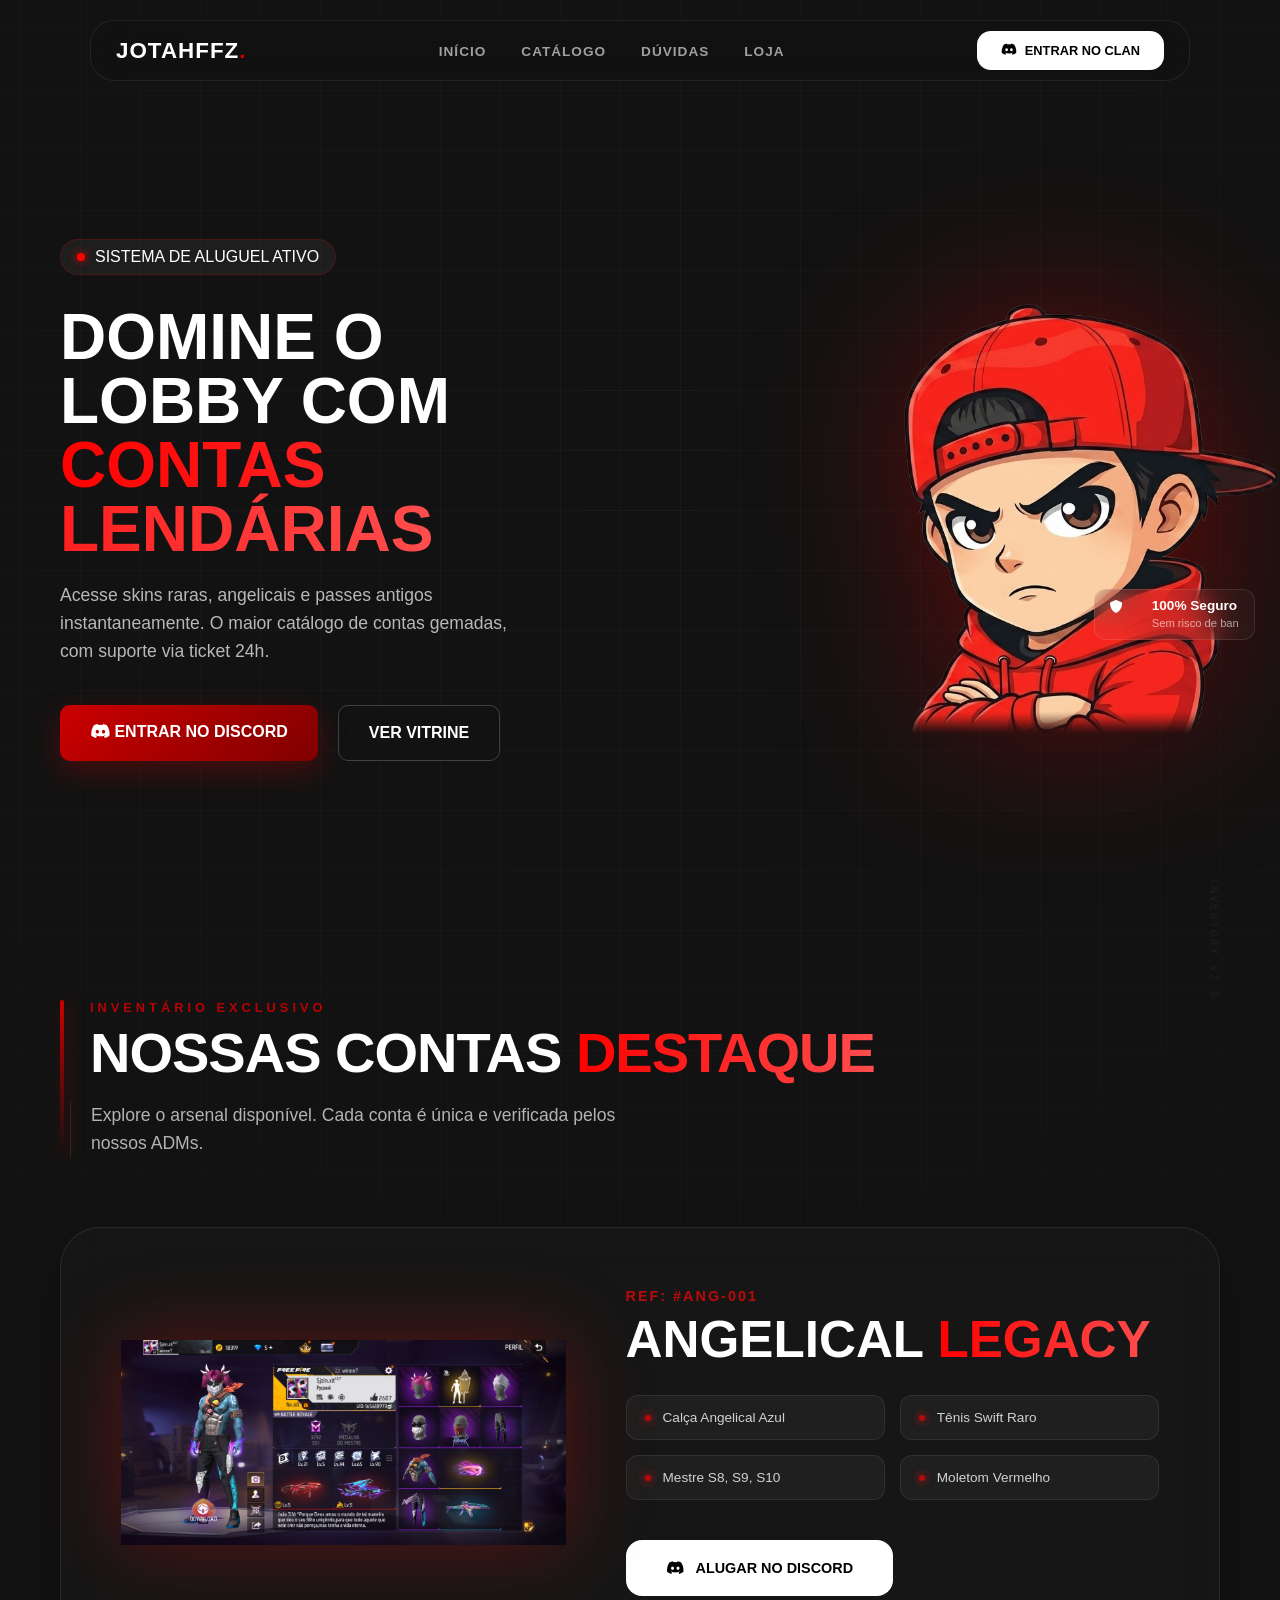
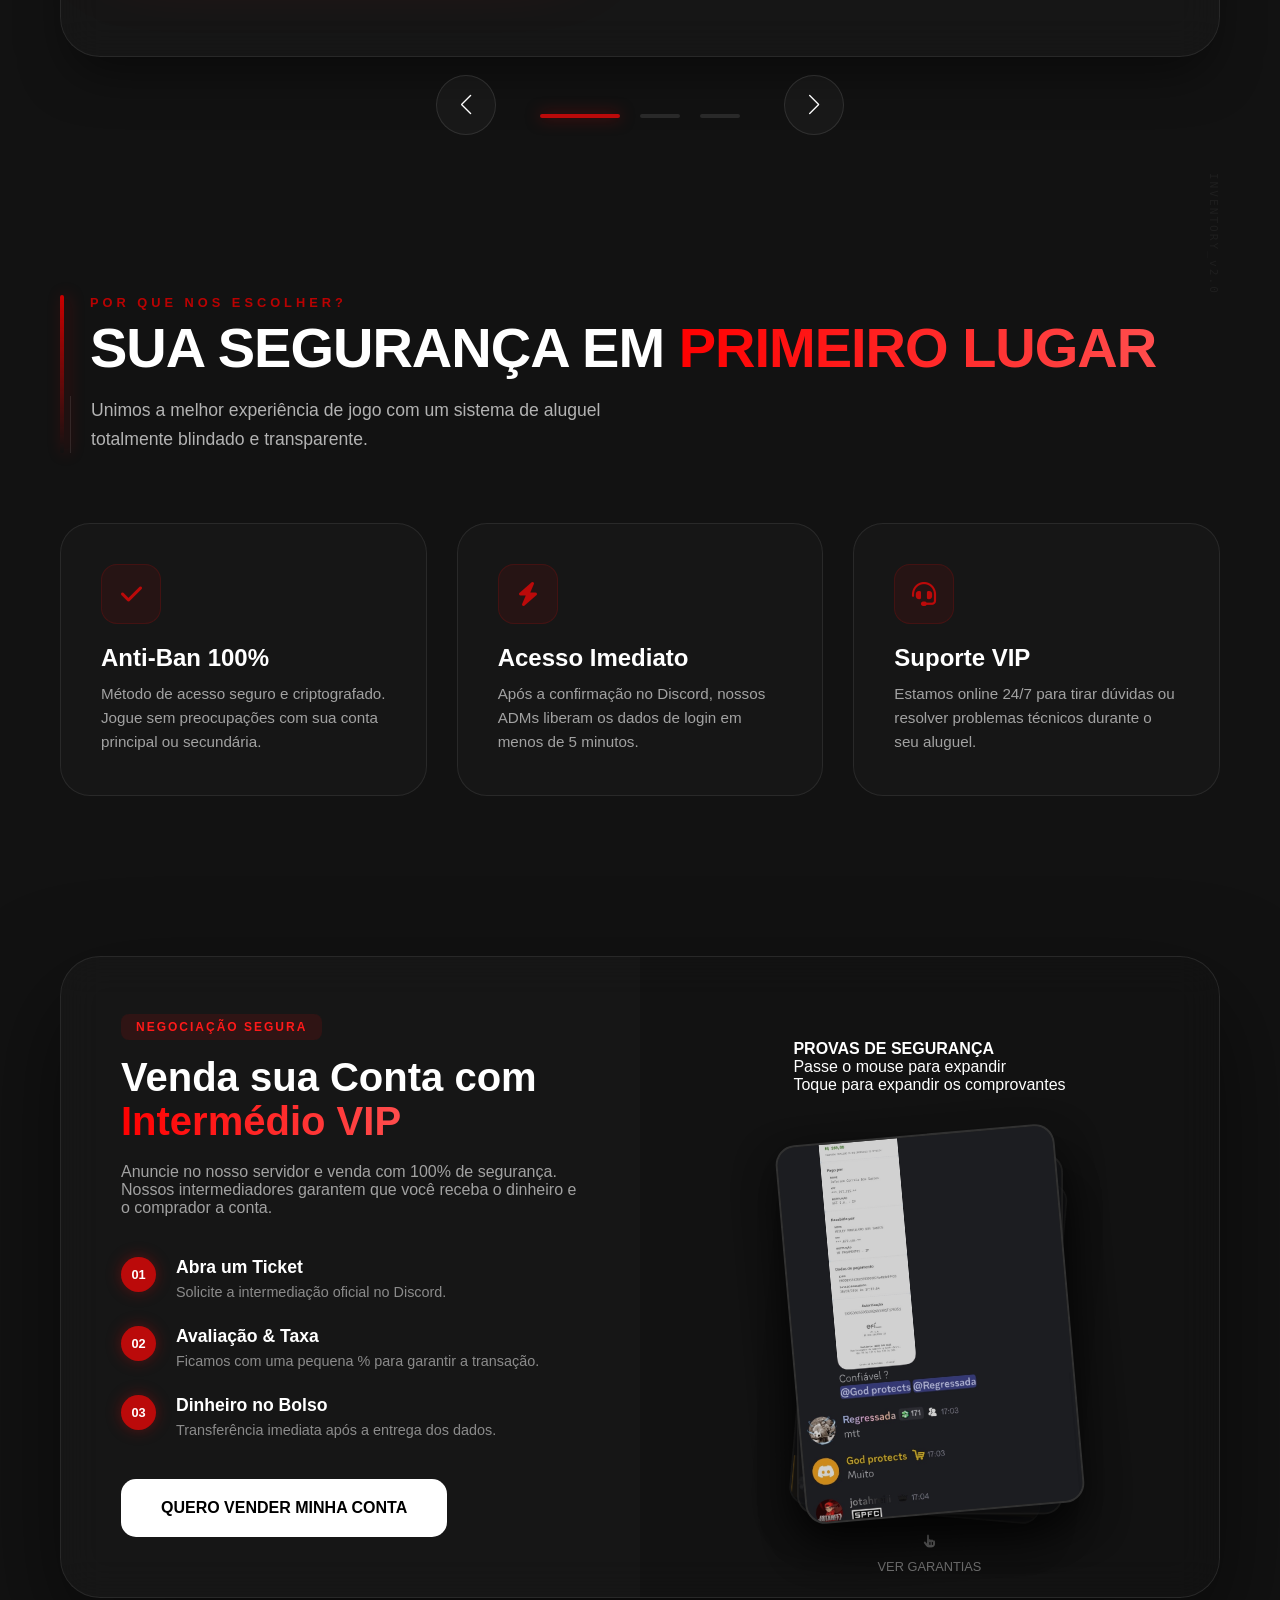
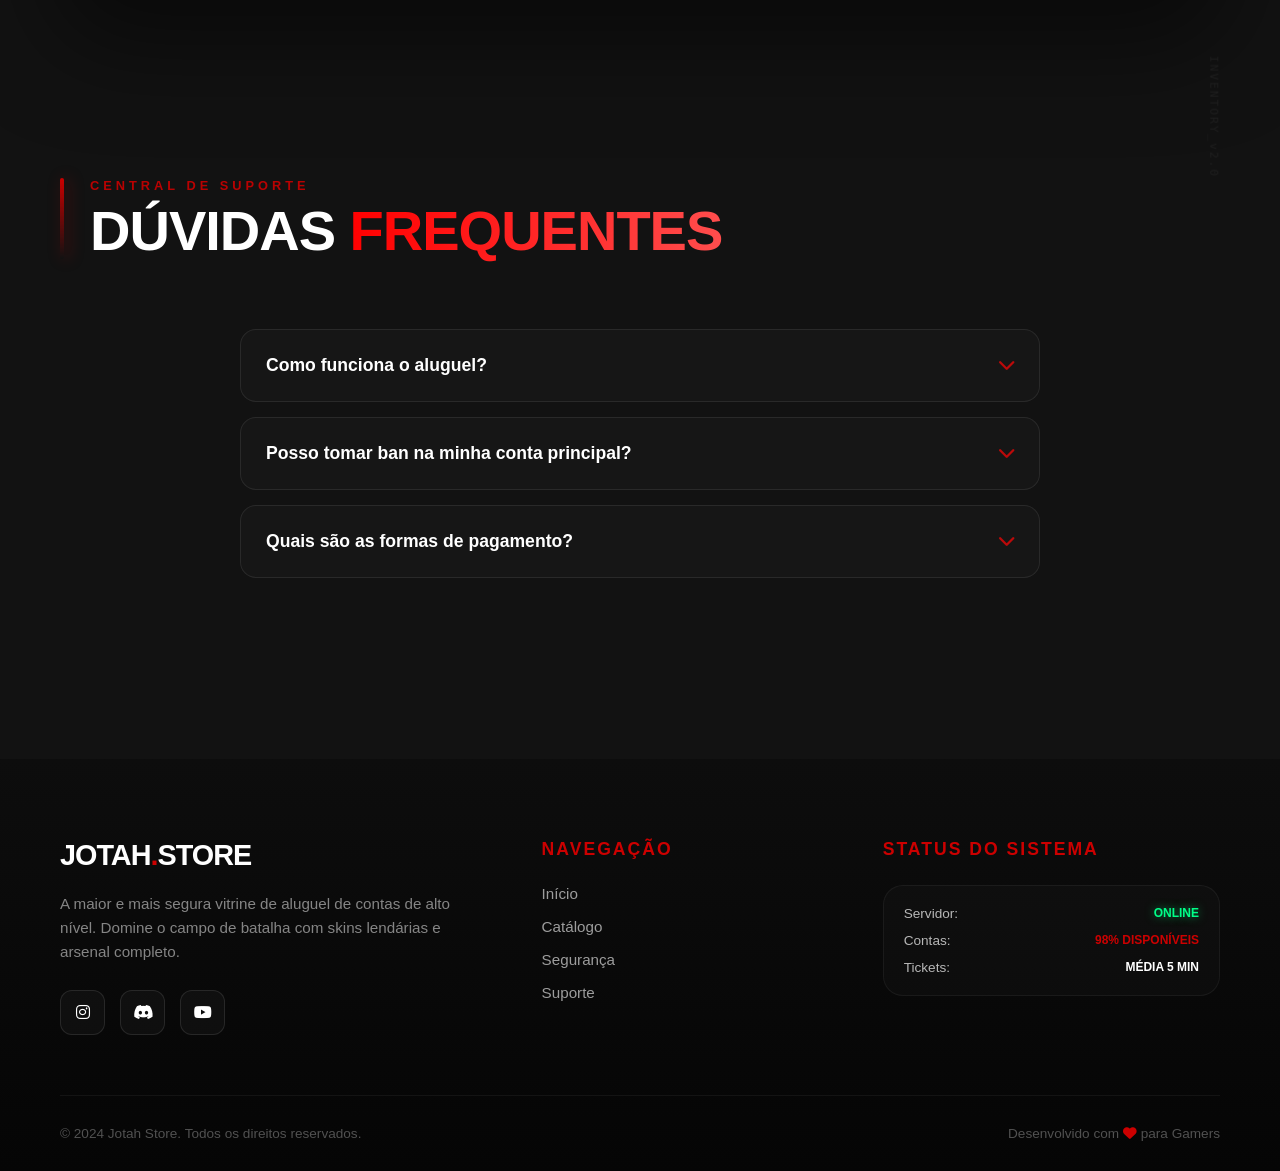
<file: index.html>
<!DOCTYPE html>
<html lang="pt-br">
<head>
    <meta charset="UTF-8">
    <meta name="viewport" content="width=device-width, initial-scale=1.0">
    <title>Elite Rentals | Contas Free Fire</title>
    <!-- Font Awesome para ícones -->
    <link rel="stylesheet" href="https://cdnjs.cloudflare.com/ajax/libs/font-awesome/6.0.0/css/all.min.css">
    <link rel="stylesheet" href="style/style-main.css">
    <!-- Swiper.js CSS -->
<link rel="stylesheet" href="https://cdn.jsdelivr.net/npm/swiper@11/swiper-bundle.min.css" />
</head>
<body>

    <!-- Header com Efeito Glass -->
    <header class="header-container">
    <nav class="glass-nav">
        
        <div class="nav-logo">
            <span class="logo-text">JOTAHFFZ<span class="red-dot">.</span></span>
        </div>
        
        <ul class="nav-links">
            <li><a href="#home" class="nav-item">Início</a></li>
            <li><a href="#catalogo" class="nav-item">Catálogo</a></li>
            <li><a href="#faq" class="nav-item">Dúvidas</a></li>
            <li><a href="mods.html" class="nav-item">Loja</a></li>
        </ul>

        <div class="nav-actions">
            <a href="https://discord.gg/link" class="btn-discord-glow">
                <i class="fab fa-discord"></i>
                <span>ENTRAR NO CLAN</span>
            </a>
        </div>

        <!-- Dentro da .glass-nav, após o .nav-actions -->
<div class="mobile-menu-toggle" id="mobile-toggle">
    <span></span>
    <span></span>
</div>

<!-- Menu Mobile Overlay -->
<div class="mobile-overlay" id="mobile-menu">
    <nav class="mobile-nav-content">
        <ul class="mobile-links">
            <li><a href="#home">Início</a></li>
            <li><a href="#catalogo">Catálogo</a></li>
            <li><a href="#faq">Dúvidas</a></li>
        </ul>
        <div class="mobile-footer">
            <a href="#" class="btn-discord-glow">
                <i class="fab fa-discord"></i> ENTRAR NO CLAN
            </a>
        </div>
    </nav>
</div>

    </nav>
</header>

    <!-- Seção Hero -->
    <!-- Background Grid Animado (Inserir logo abaixo do <body>) -->
<div class="grid-background"></div>

<!-- Seção Hero -->
<section class="hero" id="home">
    <div class="container hero-layout">
        
        <div class="hero-info">
            <div class="badge-status">
                <span class="pulse-dot"></span>
                <span class="badge-text">SISTEMA DE ALUGUEL ATIVO</span>
            </div>
            
            <h1 class="headline">
                DOMINE O LOBBY COM <br>
                <span class="gradient-text">CONTAS LENDÁRIAS</span>
            </h1>
            
            <p class="description">
                Acesse skins raras, angelicais e passes antigos instantaneamente. 
                O maior catálogo de contas gemadas, com suporte via ticket 24h.
            </p>

            <div class="cta-actions">
                <a href="#discord" class="btn-primary">
                    <i class="fab fa-discord"></i> ENTRAR NO DISCORD
                </a>
                <a href="#catalogo" class="btn-outline">VER VITRINE</a>
            </div>
        </div>

        <div class="hero-visual">
            <div class="character-wrapper">
                <!-- ESPAÇO PARA A IMAGEM DO PERSONAGEM (PNG TRANSPARENTE) -->
                <img src="img/jotahffz-icon.png" alt="Skin Free Fire" id="main-char">
                
                <!-- Floating Glass Card -->
                <div class="glass-card-mini">
                    <div class="icon-box">
                        <i class="fas fa-shield-alt"></i>
                    </div>
                    <div class="card-text">
                        <strong>100% Seguro</strong>
                        <span>Sem risco de ban</span>
                    </div>
                </div>
            </div>
        </div>

    </div>
</section>

<!-- SEÇÃO VITRINE (SHOWCASE) -->
<section id="catalogo" class="showcase-section">
    <div class="container">
        
        <!-- Introdução da Seção -->
        <div class="section-intro">
            <span class="acc-id">INVENTÁRIO EXCLUSIVO</span>
            <h2>Nossas Contas <span class="gradient-text">Destaque</span></h2>
            <p>Explore o arsenal disponível. Cada conta é única e verificada pelos nossos ADMs.</p>
        </div>

        <!-- Slider Principal -->
        <div class="swiper showcase-slider">
            <div class="swiper-wrapper">
                
                <!-- SLIDE 01: ANGELICAL LEGACY -->
                <div class="swiper-slide account-panel">
                    <div class="panel-glass">
                        <div class="account-visual">
                            <!-- ESPAÇO PARA SUA IMG (Ex: jotahffz-icon.png) -->
                            <img src="img/IMG_0782.png" alt="Conta Angelical" class="char-display">
                        </div>
                        
                        <div class="account-details">
                            <span class="acc-id">REF: #ANG-001</span>
                            <h3 class="acc-title">ANGELICAL <span class="gradient-text">LEGACY</span></h3>
                            
                            <div class="inventory-preview">
                                <div class="inv-item">Calça Angelical Azul</div>
                                <div class="inv-item">Tênis Swift Raro</div>
                                <div class="inv-item">Mestre S8, S9, S10</div>
                                <div class="inv-item">Moletom Vermelho</div>
                            </div>

                            <div class="panel-actions">
                                <a href="https://discord.gg/seulink" target="_blank" class="btn-inspect">
                                    <i class="fab fa-discord"></i> ALUGAR NO DISCORD
                                </a>
                            </div>
                        </div>
                    </div>
                </div>

                <!-- SLIDE 02: EVOLUTIVA MAX -->
                <div class="swiper-slide account-panel">
                    <div class="panel-glass">
                        <div class="account-visual">
                            <img src="img/e8bb95e5ee4c.jpg.jpeg" alt="Armas Evolutivas" class="char-display">
                        </div>
                        
                        <div class="account-details">
                            <span class="acc-id">REF: #EVO-777</span>
                            <h3 class="acc-title">ARSENAL <span class="gradient-text">EVO MAX</span></h3>
                            
                            <div class="inventory-preview">
                                <div class="inv-item">AK-47 Dragão Chama</div>
                                <div class="inv-item">MP40 Cobra Venenosa</div>
                                <div class="inv-item">M1014 Dragão Esmeralda</div>
                                <div class="inv-item">SCAR Megalofante</div>
                            </div>

                            <div class="panel-actions">
                                <a href="https://discord.gg/seulink" target="_blank" class="btn-inspect">
                                    <i class="fab fa-discord"></i> ALUGAR NO DISCORD
                                </a>
                            </div>
                        </div>
                    </div>
                </div>

                <!-- SLIDE 03: HIP HOP OLD SCHOOL -->
                <div class="swiper-slide account-panel">
                    <div class="panel-glass">
                        <div class="account-visual">
                            <img src="img/Screenshot_2026-04-27-15-29-15-96_c28519d624689b8d548e2809af584b0c.jpg.jpeg" alt="Passe Hip Hop" class="char-display">
                        </div>
                        
                        <div class="account-details">
                            <span class="acc-id">REF: #OLD-002</span>
                            <h3 class="acc-title">HIP HOP <span class="gradient-text">CLASSIC</span></h3>
                            
                            <div class="inventory-preview">
                                <div class="inv-item">2º Passe (Hip Hop)</div>
                                <div class="inv-item">Jaqueta Santander</div>
                                <div class="inv-item">Máscara Antiga</div>
                                <div class="inv-item">Mochila Coelho</div>
                            </div>

                            <div class="panel-actions">
                                <a href="https://discord.gg/seulink" target="_blank" class="btn-inspect">
                                    <i class="fab fa-discord"></i> ALUGAR NO DISCORD
                                </a>
                            </div>
                        </div>
                    </div>
                </div>

            </div>

            <!-- CONTROLES CUSTOMIZADOS (Botões e Barras) -->
            <div class="swiper-controls">
                <div class="swiper-button-prev custom-nav-btn"></div>
                <div class="swiper-pagination custom-pagination"></div>
                <div class="swiper-button-next custom-nav-btn"></div>
            </div>
        </div>

    </div>
</section>

<section id="features" class="features-section">
    <div class="container">

        <!-- Título da Seção de Vantagens -->
        <div class="section-intro">
            <span class="acc-id">POR QUE NOS ESCOLHER?</span>
            <h2>Sua Segurança em <span class="gradient-text">Primeiro Lugar</span></h2>
            <p>Unimos a melhor experiência de jogo com um sistema de aluguel totalmente blindado e transparente.</p>
        </div>

        <div class="features-grid">
            
            <!-- Card 01: Segurança -->
            <div class="feature-card">
                <div class="feature-icon">
                    <i class="fa-solid fa-check"></i>
                </div>
                <div class="feature-info">
                    <h3>Anti-Ban 100%</h3>
                    <p>Método de acesso seguro e criptografado. Jogue sem preocupações com sua conta principal ou secundária.</p>
                </div>
            </div>

            <!-- Card 02: Entrega -->
            <div class="feature-card">
                <div class="feature-icon">
                    <i class="fas fa-bolt"></i>
                </div>
                <div class="feature-info">
                    <h3>Acesso Imediato</h3>
                    <p>Após a confirmação no Discord, nossos ADMs liberam os dados de login em menos de 5 minutos.</p>
                </div>
            </div>

            <!-- Card 03: Suporte -->
            <div class="feature-card">
                <div class="feature-icon">
                    <i class="fas fa-headset"></i>
                </div>
                <div class="feature-info">
                    <h3>Suporte VIP</h3>
                    <p>Estamos online 24/7 para tirar dúvidas ou resolver problemas técnicos durante o seu aluguel.</p>
                </div>
            </div>

        </div>
    </div>
</section>

<section id="vender" class="sell-section">
    <div class="container">
        <div class="panel-sell-glass">
            <!-- Lado Esquerdo: Texto e Processo -->
            <div class="sell-info">
                <span class="badge-red">NEGOCIAÇÃO SEGURA</span>
                <h2>Venda sua Conta com <span class="gradient-text">Intermédio VIP</span></h2>
                <p>Anuncie no nosso servidor e venda com 100% de segurança. Nossos intermediadores garantem que você receba o dinheiro e o comprador a conta.</p>
                
                <div class="process-steps">
                    <div class="step">
                        <span class="step-num">01</span>
                        <div class="step-txt">
                            <strong>Abra um Ticket</strong>
                            <span>Solicite a intermediação oficial no Discord.</span>
                        </div>
                    </div>
                    <div class="step">
                        <span class="step-num">02</span>
                        <div class="step-txt">
                            <strong>Avaliação & Taxa</strong>
                            <span>Ficamos com uma pequena % para garantir a transação.</span>
                        </div>
                    </div>
                    <div class="step">
                        <span class="step-num">03</span>
                        <div class="step-txt">
                            <strong>Dinheiro no Bolso</strong>
                            <span>Transferência imediata após a entrega dos dados.</span>
                        </div>
                    </div>
                </div>

                <a href="https://discord.gg/link" class="btn-sell">QUERO VENDER MINHA CONTA</a>
            </div>

            <!-- Lado Direito: Showcase de Garantias -->
            <!-- SEÇÃO DE PROVAS (ADAPTADA PARA MOBILE) -->
<div class="guarantee-showcase-modern">
    <div class="guarantee-header">
        <h4>PROVAS DE SEGURANÇA</h4>
        <!-- Texto adaptado: No mobile o usuário entende que deve tocar -->
        <p class="hide-mobile">Passe o mouse para expandir</p>
        <p class="show-mobile">Toque para expandir os comprovantes</p>
    </div>
    
    <!-- O atributo onclick="" vazio força o iOS a simular o :hover ao tocar -->
    <div class="proof-stack" onclick="void(0)">
        
        <!-- Print 01 -->
        <div class="proof-card-fancy item-1">
            <img src="img/IMG_1760.png" alt="Garantia 1">
            <div class="proof-tag">PIX RECEBIDO</div>
        </div>

        <!-- Print 02 -->
        <div class="proof-card-fancy item-2">
            <img src="img/IMG_1756.png" alt="Garantia 2">
            <div class="proof-tag">CONTA ENTREGUE</div>
        </div>

        <!-- Print 03 -->
        <div class="proof-card-fancy item-3">
            <img src="img/IMG_2098.png" alt="Garantia 3">
            <div class="proof-tag">FEEDBACK VIP</div>
        </div>

        <!-- Instrução Visual Dinâmica -->
        <div class="proof-instruction">
            <!-- Ícone muda para mãozinha de toque no mobile via CSS se desejar -->
            <i class="fas fa-hand-pointer"></i>
            <span>VER GARANTIAS</span>
        </div>
    </div>
</div>
        </div>
    </div>
</section>

<section id="faq" class="faq-section">
    <div class="container">
        <!-- Introdução do FAQ -->
        <div class="section-intro">
            <span class="acc-id">CENTRAL DE SUPORTE</span>
            <h2>Dúvidas <span class="gradient-text">Frequentes</span></h2>
        </div>

        <div class="faq-container">
            <!-- Pergunta 01 -->
            <div class="faq-item">
                <button class="faq-question">
                    <span>Como funciona o aluguel?</span>
                    <i class="fas fa-chevron-down"></i>
                </button>
                <div class="faq-answer">
                    <p>Após escolher sua conta na nossa vitrine, você entra no nosso Discord, abre um ticket e realiza o pagamento. Nossos moderadores enviarão os dados de login e o guia de acesso seguro imediatamente.</p>
                </div>
            </div>

            <!-- Pergunta 02 -->
            <div class="faq-item">
                <button class="faq-question">
                    <span>Posso tomar ban na minha conta principal?</span>
                    <i class="fas fa-chevron-down"></i>
                </button>
                <div class="faq-answer">
                    <p>Não. Nossos métodos de acesso são via login direto e não utilizam softwares de terceiros. Sua conta principal e seu dispositivo permanecem seguros.</p>
                </div>
            </div>

            <!-- Pergunta 03 -->
            <div class="faq-item">
                <button class="faq-question">
                    <span>Quais são as formas de pagamento?</span>
                    <i class="fas fa-chevron-down"></i>
                </button>
                <div class="faq-answer">
                    <p>Aceitamos PIX (aprovação imediata), Cartão de Crédito e Saldo via Mercado Pago/PicPay.</p>
                </div>
            </div>
        </div>
    </div>
</section>

<footer class="main-footer">
    <div class="container">
        <div class="footer-grid">
            
            <!-- Coluna 01: Branding -->
            <div class="footer-brand">
                <div class="footer-logo">
                    <!-- Substitua pelo seu logo real -->
                    <span class="logo-text">JOTAH<span class="red-dot">.</span>STORE</span>
                </div>
                <p class="footer-desc">
                    A maior e mais segura vitrine de aluguel de contas de alto nível. 
                    Domine o campo de batalha com skins lendárias e arsenal completo.
                </p>
                <div class="social-links">
                    <a href="#" class="social-btn"><i class="fab fa-instagram"></i></a>
                    <a href="#" class="social-btn"><i class="fab fa-discord"></i></a>
                    <a href="#" class="social-btn"><i class="fab fa-youtube"></i></a>
                </div>
            </div>

            <!-- Coluna 02: Links Rápidos -->
            <div class="footer-links">
                <h4>NAVEGAÇÃO</h4>
                <ul>
                    <li><a href="#home">Início</a></li>
                    <li><a href="#catalogo">Catálogo</a></li>
                    <li><a href="#features">Segurança</a></li>
                    <li><a href="#faq">Suporte</a></li>
                </ul>
            </div>

            <!-- Coluna 03: Status do Servidor (Elemento Visual Gamer) -->
            <div class="footer-status">
                <h4>STATUS DO SISTEMA</h4>
                <div class="status-card">
                    <div class="status-line">
                        <span>Servidor:</span>
                        <span class="status-tag online">ONLINE</span>
                    </div>
                    <div class="status-line">
                        <span>Contas:</span>
                        <span class="status-tag pulse">98% DISPONÍVEIS</span>
                    </div>
                    <div class="status-line">
                        <span>Tickets:</span>
                        <span class="status-tag">MÉDIA 5 MIN</span>
                    </div>
                </div>
            </div>

        </div>

        <!-- Copyright e Créditos -->
        <div class="footer-bottom">
            <p>&copy; 2024 Jotah Store. Todos os direitos reservados.</p>
            <p class="dev-credit">Desenvolvido com <i class="fas fa-heart"></i> para Gamers</p>
        </div>
    </div>
</footer>


<!-- SCRIPTS DE ATIVAÇÃO -->
</body>
<script src="https://cdn.jsdelivr.net/npm/swiper@11/swiper-bundle.min.js"></script>
<script src="script/script-main.js"></script>
</html>
</file>
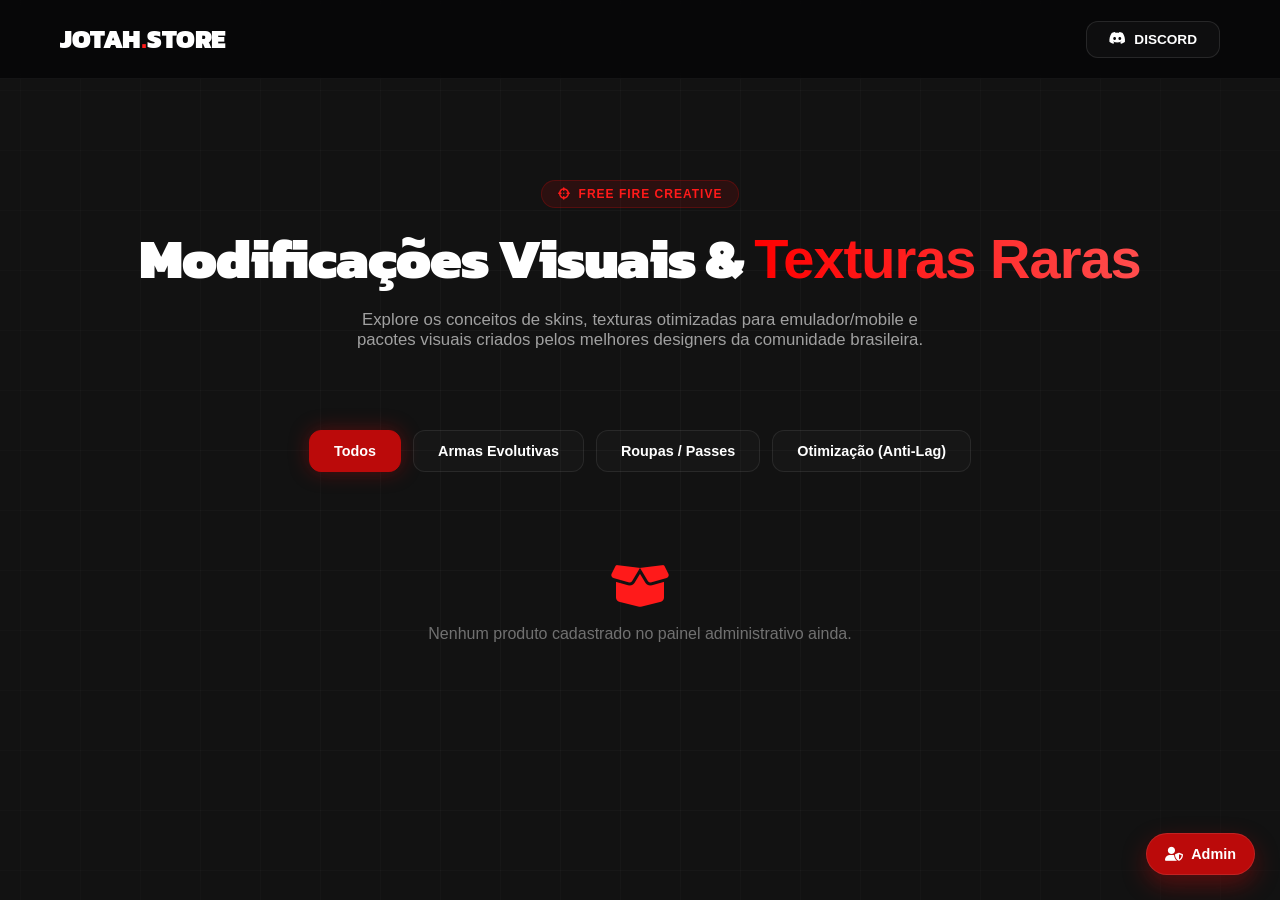
<file: mods.html>
<!DOCTYPE html>
<html lang="pt-BR">
<head>
    <meta charset="UTF-8">
    <meta name="viewport" content="width=device-width, initial-scale=1.0">
    <title>Jotah Store | Vitrine de Mods & Conceitos FF</title>
    <!-- Google Fonts & FontAwesome -->
    <link href="https://fonts.googleapis.com/css2?family=Kanit:wght@400;700;900&family=Inter:wght@400;600;800&display=swap" rel="stylesheet">
    <link rel="stylesheet" href="https://cdnjs.cloudflare.com/ajax/libs/font-awesome/6.0.0/css/all.min.css">
    <link rel="stylesheet" href="style/mods-style.css"> <!-- CSS específico desta página -->
    <link rel="stylesheet" href="style/style-main.css"> <!-- Seu CSS principal -->

</head>
<body class="dark-theme">
    <div class="grid-background"></div>

    <!-- Header / Navbar (Mantendo o padrão do seu site) -->
    <header class="main-header-nav">
        <div class="container nav-container">
            <a href="index.html" class="mods-logo">JOTAH<span class="red-dot" onclick="abrirLoginAdmin()">.</span>STORE</a>
            <!-- <nav class="nav-menu">
                <a href="index.html">Início</a>
                <a href="index.html#catalogo">Contas</a>
                <a href="#vitrine-mods" class="active">Texturas & Concepts</a>
                <a href="index.html#vender">Intermédio</a>
            </nav> -->
            <a href="https://discord.gg/link" class="btn-discord-nav"><i class="fab fa-discord"></i> DISCORD</a>
        </div>
    </header>

    <!-- Hero Section da Aba de Mods -->
    <section class="mods-hero">
        <div class="container">
            <div class="hero-content-center">
                <span class="badge-accent"><i class="fas fa-crosshairs"></i> FREE FIRE CREATIVE</span>
                <h1>Modificações Visuais & <span class="gradient-text">Texturas Raras</span></h1>
                <p>Explore os conceitos de skins, texturas otimizadas para emulador/mobile e pacotes visuais criados pelos melhores designers da comunidade brasileira.</p>
            </div>
        </div>
        <!-- Efeito de Linhas de Grade de Fundo (Gamer) -->
        <div class="grid-overlay"></div>
    </section>

    <!-- Seção Principal da Vitrine -->
    <section id="vitrine-mods" class="mods-showcase-section">
        <div class="container">
            
            <!-- Filtros Interativos (Demonstra habilidades de Front-end no portfólio) -->
            <div class="filter-bar">
                <button class="filter-btn active">Todos</button>
                <button class="filter-btn">Armas Evolutivas</button>
                <button class="filter-btn">Roupas / Passes</button>
                <button class="filter-btn">Otimização (Anti-Lag)</button>
            </div>

            <!-- Grid de Cards Interativos -->
            <div class="mods-grid">
                <!-- Grid de Cards Dinâmicos -->
<div class="mods-grid" id="produtos-dinamicos">
    <!-- O JavaScript vai injetar os cards aqui dentro -->
</div>
                <!-- Card 01 - Calça Angelical Custom -->

            </div>
        </div>
    </section>
<!-- MODAL DE LOGIN ADMINISTRATIVO OCULTO -->
<div id="admin-login-modal" class="admin-modal-overlay">
    <div class="admin-modal-card">
        <button class="close-modal-btn" onclick="fecharLoginAdmin()">&times;</button>
        <div class="modal-header">
            <h3><i class="fas fa-lock"></i> PAINEL RESTRETO</h3>
            <p>Insira a chave de acesso para gerenciar a loja</p>
        </div>
        <form id="admin-login-form">
            <div class="modal-input-group">
                <label for="admin-password">CHAVE MESTRA</label>
                <input type="password" id="admin-password" placeholder="••••••••" required>
                <span id="login-error-msg" class="login-error">Chave incorreta! Tente novamente.</span>
            </div>
            <button type="submit" class="btn-modal-login">ACESSAR DASHBOARD</button>
        </form>
    </div>
</div>

<!-- BOTÃO FLUTUANTE DE LOGIN -->
<button class="btn-flutuante-admin" onclick="abrirLoginAdmin()" title="Acessar Painel">
    <i class="fas fa-user-shield"></i>
    <span>Admin</span>
</button>

<!-- MODAL DE LOGIN ADMINISTRATIVO -->
<div id="admin-login-modal" class="admin-modal-overlay">
    <div class="admin-modal-card">
        <button class="close-modal-btn" onclick="fecharLoginAdmin()">&times;</button>
        <div class="modal-header">
            <h3><i class="fas fa-lock"></i> PAINEL RESTRETO</h3>
            <p>Insira a chave de acesso para gerenciar a loja</p>
        </div>
        <form id="admin-login-form">
            <div class="modal-input-group">
                <label for="admin-password">CHAVE MESTRA</label>
                <input type="password" id="admin-password" placeholder="••••••••" required>
                <span id="login-error-msg" class="login-error">Chave incorreta! Tente novamente.</span>
            </div>
            <button type="submit" class="btn-modal-login">ACESSAR DASHBOARD</button>
        </form>
    </div>
</div>
</body>

<script src="script/card-estructure.js"></script>
<script src="script/admin.js"></script>
</html>
</file>
<file: style/style-main.css>
:root {
    --primary-red: #cc0000; /* Vermelho não muito forte */
    --dark-bg: #121212;    /* Preto suave */
    --glass-bg: rgba(255, 255, 255, 0.05);
    --glass-border: rgba(255, 255, 255, 0.1);
    --text-main: #ffffff;
    --text-dim: #b3b3b3;
}

* {
    margin: 0;
    padding: 0;
    box-sizing: border-box;
    font-family: 'Segoe UI', Roboto, sans-serif;
    scroll-behavior: smooth;
}

body {
    background-color: var(--dark-bg);
    color: var(--text-main);
    overflow-x: hidden;
}

.container {
    max-width: 1200px;
    margin: 0 auto;
    padding: 0 20px;
}

/* Container Externo para dar o espaçamento da borda */
.header-container {
    position: fixed;
    top: 20px; /* Distância do topo */
    left: 0;
    width: 100%;
    display: flex;
    justify-content: center;
    z-index: 9999;
    padding: 0 20px;
}

/* A "Pílula" de Vidro */
.glass-nav {
    width: 100%;
    max-width: 1100px;
    background: rgba(18, 18, 18, 0.6);
    backdrop-filter: blur(20px) saturate(180%);
    -webkit-backdrop-filter: blur(20px) saturate(180%);
    border: 1px solid rgba(255, 255, 255, 0.08);
    border-radius: 24px;
    display: flex;
    justify-content: space-between;
    align-items: center;
    padding: 10px 25px;
    transition: all 0.4s cubic-bezier(0.4, 0, 0.2, 1);
}

/* Efeito de Shadow sutil para profundidade */
.glass-nav:hover {
    border-color: rgba(204, 0, 0, 0.3);
    box-shadow: 0 10px 40px rgba(0, 0, 0, 0.4), 0 0 20px rgba(204, 0, 0, 0.1);
}

/* Estado Normal do Header */
.glass-nav {
    /* ... seus estilos anteriores ... */
    transition: all 0.4s cubic-bezier(0.4, 0, 0.2, 1);
    will-change: padding, background; /* Avisa ao navegador para otimizar */
}

/* Estado quando o Scroll acontece (Acionado pelo JS) */
.glass-nav.nav-active {
    padding: 8px 20px !important;
    background: rgba(10, 10, 10, 0.9) !important;
    max-width: 1000px !important;
    box-shadow: 0 10px 30px rgba(0, 0, 0, 0.5);
    border-color: rgba(204, 0, 0, 0.2);
}

/* Logo Estilizada */
.nav-logo {
    display: flex;
    align-items: center;
    gap: 10px;
    font-family: 'Kanit', sans-serif;
    font-weight: 900;
    font-size: 1.4rem;
    color: #fff;
    letter-spacing: 1px;
}

.red-dot { color: #cc0000; }

/* Links de Navegação */
.nav-links {
    display: flex;
    gap: 35px;
    list-style: none;
}

.nav-item {
    text-decoration: none;
    color: rgba(255, 255, 255, 0.6);
    font-size: 0.85rem;
    font-weight: 600;
    text-transform: uppercase;
    letter-spacing: 1px;
    transition: 0.3s;
    position: relative;
}

.nav-item:hover {
    color: #fff;
}

/* Linha animada abaixo do link */
.nav-item::after {
    content: '';
    position: absolute;
    bottom: -5px;
    left: 0;
    width: 0%;
    height: 2px;
    background: #cc0000;
    transition: 0.3s;
}

.nav-item:hover::after {
    width: 100%;
}

/* Botão Discord com Efeito Glow Lateral */
.btn-discord-glow {
    position: relative;
    background: #fff;
    color: #000;
    padding: 12px 24px;
    border-radius: 14px;
    font-weight: 700;
    font-size: 0.8rem;
    text-decoration: none;
    display: flex;
    align-items: center;
    gap: 8px;
    overflow: hidden;
    transition: 0.3s;
}

.btn-discord-glow:hover {
    background: #cc0000;
    color: #fff;
    transform: translateY(-2px);
    box-shadow: 0 10px 20px rgba(204, 0, 0, 0.4);
}

.mobile-overlay {
    display: none; /* Escondido por padrão */
}

.mobile-menu-toggle {
    display: none; /* Escondido por padrão */
}

/* Animação simples de entrada */
@keyframes slideDown {
    from { transform: translateY(-100px); opacity: 0; }
    to { transform: translateY(0); opacity: 1; }
}

.glass-nav {
    animation: slideDown 0.8s ease forwards;
}

/* Esconder menu desktop no mobile */
@media (max-width: 992px) {

    
    .character-wrapper {
        height: 200px;
    }

    .nav-links, .nav-actions {
        display: none;
    }

    .mobile-menu-toggle {
        display: flex;
        flex-direction: column;
        gap: 6px;
        cursor: pointer;
        z-index: 10001;
    }

    .mobile-menu-toggle span {
        width: 30px;
        height: 2px;
        background: #fff;
        transition: 0.4s cubic-bezier(0.4, 0, 0.2, 1);
        border-radius: 2px;
    }

    /* Transformação para o "X" quando ativo */
    .mobile-menu-toggle.active span:nth-child(1) {
        transform: translateY(8px) rotate(45deg);
        background: var(--primary-red);
    }
    .mobile-menu-toggle.active span:nth-child(2) {
        transform: rotate(-45deg);
        background: var(--primary-red);
    }

    /* Overlay do Menu */
    .mobile-overlay {
        position: fixed;
        top: 0;
        right: -120%; /* Começa fora da tela */
        width: 100%;
        height: 100vh;
        background: rgba(10, 10, 10, 0.9);
        backdrop-filter: blur(25px) saturate(200%);
        -webkit-backdrop-filter: blur(25px) saturate(200%);
        z-index: 10000;
        display: flex;
        align-items: center;
        justify-content: center;
        transition: 0.6s cubic-bezier(0.77, 0, 0.175, 1);
    }

    .mobile-overlay.active {
        right: -10%;
    }

    .mobile-links {
        list-style: none;
        text-align: center;
    }

    .mobile-links li {
        margin: 30px 0;
        opacity: 0;
        transform: translateY(20px);
        transition: 0.4s ease;
    }

    .mobile-overlay.active .mobile-links li {
        opacity: 1;
        transform: translateY(0);
    }

    /* Delay na animação dos links (Escalonado) */
    .mobile-overlay.active .mobile-links li:nth-child(1) { transition-delay: 0.3s; }
    .mobile-overlay.active .mobile-links li:nth-child(2) { transition-delay: 0.4s; }
    .mobile-overlay.active .mobile-links li:nth-child(3) { transition-delay: 0.5s; }

    .mobile-links a {
        color: #fff;
        text-decoration: none;
        font-family: 'Kanit', sans-serif;
        font-size: 2.5rem;
        font-weight: 900;
        text-transform: uppercase;
        letter-spacing: 2px;
    }

    .mobile-footer {
        margin-top: 50px;
        opacity: 0;
        transition: 0.5s ease 0.6s;
        display: flex;
        justify-content: center;
    }

    .mobile-overlay.active .mobile-footer {
        opacity: 1;
    }
}

/* --- FUNDO DE GRADE ANIMADO --- */
.grid-background {
    position: fixed;
    top: -50%;
    left: -50%;
    width: 200%;
    height: 200%;
    background-image: 
        linear-gradient(to right, rgba(255, 255, 255, 0.03) 1px, transparent 1px),
        linear-gradient(to bottom, rgba(255, 255, 255, 0.03) 1px, transparent 1px);
    background-size: 60px 60px;
    z-index: -2;
    animation: moveGrid 30s linear infinite;
    mask-image: radial-gradient(circle at center, black, transparent 90%);
    -webkit-mask-image: radial-gradient(circle at center, black, transparent 90%);
}

@keyframes moveGrid {
    from { transform: rotate(0deg) translate(0, 0); }
    to { transform: rotate(0deg) translate(-60px, -60px); }
}

/* --- HERO LAYOUT --- */
.hero {
    min-height: 100vh;
    display: flex;
    align-items: center;
    position: relative;
    padding-top: 100px;
    overflow: hidden;
}

.hero-layout {
    display: grid;
    grid-template-columns: 0.8fr 1.2fr; /* Dá ainda mais espaço para a imagem */
    align-items: center;
    gap: 0; /* Remove o gap para a imagem encostar no texto se necessário */
    position: relative;
}

/* --- BADGE STATUS --- */
.badge-status {
    display: inline-flex;
    align-items: center;
    gap: 10px;
    background: rgba(255, 255, 255, 0.05);
    padding: 8px 16px;
    border-radius: 30px;
    border: 1px solid rgba(255, 0, 0, 0.2);
    margin-bottom: 30px;
}

.pulse-dot {
    width: 8px;
    height: 8px;
    background: #ff0000;
    border-radius: 50%;
    box-shadow: 0 0 10px #ff0000;
    animation: pulse 1.5s infinite;
}

/* --- TIPOGRAFIA --- */
.headline {
    font-size: clamp(2.5rem, 5vw, 4rem);
    font-weight: 900;
    line-height: 1;
    color: #fff;
    margin-bottom: 20px;
}

.gradient-text {
    background: linear-gradient(90deg, #ff0000, #ff4d4d);
    -webkit-background-clip: text;
    -webkit-text-fill-color: transparent;
}

.description {
    font-size: 1.1rem;
    color: rgba(255, 255, 255, 0.7);
    max-width: 500px;
    margin-bottom: 40px;
    line-height: 1.6;
}

/* --- BOTÕES --- */
.cta-actions {
    display: flex;
    gap: 20px;
}

.btn-primary {
    background: linear-gradient(135deg, #cc0000, #800000);
    padding: 18px 30px;
    border-radius: 10px;
    color: #fff;
    text-decoration: none;
    font-weight: 700;
    box-shadow: 0 10px 30px rgba(204, 0, 0, 0.3);
    transition: 0.3s;
}

.btn-outline {
    border: 1px solid rgba(255, 255, 255, 0.2);
    padding: 18px 30px;
    border-radius: 10px;
    color: #fff;
    text-decoration: none;
    font-weight: 600;
    transition: 0.3s;
    backdrop-filter: blur(5px);
}

.btn-primary:hover { transform: translateY(-5px); box-shadow: 0 15px 40px rgba(204, 0, 0, 0.5); }
.btn-outline:hover { background: rgba(255, 255, 255, 0.05); border-color: #ff0000; }

/* --- VISUAL & GLASS CARD --- */
.character-wrapper {
    position: relative;
    z-index: 1;
    display: flex;
    justify-content: space-between; /* Centraliza para expandir para os lados */
    align-items: center;
    height: 100%;
}

#main-char {
    /* Em vez de max-width, vamos usar width em % do container e scale */
    width: 140%; /* Faz a imagem "vazar" para fora do grid de 50% */
    max-width: none; /* Remove restrições */
    height: auto;
    object-fit: contain;
    
    /* O SEGREDO: Se a imagem for pequena, o filter de drop-shadow ajuda a disfarçar a falta de nitidez */
    filter: drop-shadow(0 0 80px rgba(204, 0, 0, 0.4));
    
    animation: float 6s ease-in-out infinite;
    transform: translateX(5%); /* Ajuste de posição lateral */
    pointer-events: none; /* Evita que a imagem atrapalhe cliques em botões próximos */
}

/* Ajuste do Card para acompanhar a imagem maior */
.glass-card-mini {
    position: absolute;
    bottom: 20%; 
    right: -5%; /* Joga o card bem para a ponta, já que a imagem cresceu */
    background: rgba(255, 255, 255, 0.03);
    backdrop-filter: blur(15px);
    -webkit-backdrop-filter: blur(15px);
    border: 1px solid rgba(255, 255, 255, 0.1);
    padding: 8px 15px;
    border-radius: 12px;
    display: flex;
    align-items: center;
    gap: 10px;
    z-index: 5; /* Garante que fique acima da imagem */
}
/* Ajustes de escala interna do Card */
.glass-card-mini .icon-box {
    width: 32px;
    height: 32px;
    font-size: 0.8rem;
}

.glass-card-mini .card-text strong {
    display: block;
    font-size: 0.85rem;
    color: #fff;
}

.glass-card-mini .card-text span {
    font-size: 0.7rem;
    color: rgba(255, 255, 255, 0.6);
}

/* Responsividade para Celular */
@media (max-width: 992px) {
    .hero-layout {
        grid-template-columns: 1fr; /* Empilha no mobile */
        text-align: center;
    }
    
    .character-wrapper {
        justify-content: center;
        margin-top: 40px;
    }

    #main-char {
        max-height: 50vh;
        transform: translateX(0);
    }
    
    .glass-card-mini {
        right: 10%;
        bottom: 5%;
    }
}

@keyframes pulse {
    0% { transform: scale(1); opacity: 1; }
    50% { transform: scale(1.3); opacity: 0.5; }
    100% { transform: scale(1); opacity: 1; }
}

@keyframes float {
    0%, 100% { transform: translateY(0); }
    50% { transform: translateY(-20px); }
}

/* ============================================================
   SWIPER SHOWCASE - FULL CUSTOM CSS
   ============================================================ */

   /* --- SECTION INTRO REFORMULADA --- */
.section-intro {
    text-align: left;
    margin-bottom: 70px;
    position: relative;
    padding-left: 30px; /* Espaço para a barra lateral decorativa */
}

/* Barra Vertical Decorativa com Gradiente e Glow */
.section-intro::before {
    content: '';
    position: absolute;
    left: 0;
    top: 0;
    width: 4px;
    height: 100%;
    background: linear-gradient(to bottom, var(--primary-red), transparent);
    box-shadow: 4px 0 15px rgba(187, 10, 10, 0.4);
    border-radius: 2px;
}

/* Tag Superior (Badge) */
.section-intro .acc-id {
    font-family: 'Kanit', sans-serif;
    font-size: 0.8rem;
    color: var(--primary-red);
    text-transform: uppercase;
    letter-spacing: 4px;
    display: block;
    margin-bottom: 10px;
    opacity: 0.9;
    font-weight: 700;
}

/* Título Principal com Tipografia Gamer */
.section-intro h2 {
    font-family: 'Kanit', sans-serif;
    font-size: clamp(2.5rem, 5vw, 3.5rem); /* Responsivo */
    font-weight: 900;
    line-height: 1;
    text-transform: uppercase;
    margin-bottom: 20px;
    letter-spacing: -1px;
}

/* Subtítulo / Descrição */
.section-intro p {
    font-size: 1.1rem;
    color: var(--text-dim);
    max-width: 600px;
    line-height: 1.6;
    border-left: 1px solid rgba(255, 255, 255, 0.1);
    padding-left: 20px;
    margin-left: -20px; /* Alinha visualmente com o h2 */
}

/* Elemento Decorativo de Fundo (Opcional - Estilo HUD) */
.section-intro::after {
    content: 'INVENTORY_v2.0';
    position: absolute;
    right: 0;
    top: 0;
    font-family: 'monospace';
    font-size: 0.7rem;
    color: rgba(255, 255, 255, 0.05);
    letter-spacing: 2px;
    transform: rotate(90deg);
    transform-origin: right top;
}

/* --- RESPONSIVIDADE --- */
@media (max-width: 768px) {
    .section-intro {
        text-align: center;
        padding-left: 0;
    }
    
    .section-intro::before {
        display: none; /* Remove a barra lateral no mobile para centralizar */
    }
    
    .section-intro p {
        margin: 0 auto;
        border-left: none;
        padding-left: 0;
    }

    .section-intro::after {
        display: none;
    }
}

/* 1. Container Principal */
.showcase-section {
    padding: 100px 0;
    position: relative;
    z-index: 10;
}

.showcase-slider {
    width: 100%;
    padding: 20px 0 80px 0; /* Espaço para não cortar o card no hover */
    overflow: visible !important; /* Permite que o card flutue para fora se necessário */
}

/* 2. O Card (Slide) */
.account-panel {
    opacity: 0 !important; /* Esconde slides inativos para o efeito Fade */
    transition: opacity 0.8s ease-in-out;
    pointer-events: none;
}

.account-panel.swiper-slide-active {
    opacity: 1 !important;
    pointer-events: auto;
}

.panel-glass {
    background: rgba(255, 255, 255, 0.02);
    backdrop-filter: blur(20px) saturate(180%);
    -webkit-backdrop-filter: blur(20px) saturate(180%);
    border: 1px solid rgba(255, 255, 255, 0.08);
    border-radius: 40px;
    padding: 60px;
    display: grid;
    grid-template-columns: 1fr 1.2fr;
    gap: 60px;
    align-items: center;
    box-shadow: 0 25px 50px -12px rgba(0, 0, 0, 0.5);
    position: relative;
}

/* 3. Visual da Skin (Lado Esquerdo) */
.account-visual {
    position: relative;
    display: flex;
    justify-content: center;
    align-items: center;
}

.char-display {
    width: 100%;
    max-height: 500px;
    object-fit: contain;
    filter: drop-shadow(0 0 40px rgba(187, 10, 10, 0.4));
    animation: float 6s ease-in-out infinite;
}

/* 4. Conteúdo de Texto (Lado Direito) */
.acc-id {
    font-family: 'Kanit', sans-serif;
    color: #bb0a0a;
    font-weight: 800;
    font-size: 0.9rem;
    letter-spacing: 2px;
    display: block;
    margin-bottom: 10px;
}

.acc-title {
    font-family: 'Kanit', sans-serif;
    font-size: clamp(2rem, 4vw, 3.5rem);
    font-weight: 900;
    line-height: 1;
    margin-bottom: 30px;
    text-transform: uppercase;
}

/* 5. Grid de Inventário (HUD) */
.inventory-preview {
    display: grid;
    grid-template-columns: repeat(2, 1fr);
    gap: 15px;
    margin-bottom: 40px;
}

.inv-item {
    background: rgba(255, 255, 255, 0.04);
    border: 1px solid rgba(255, 255, 255, 0.08);
    padding: 14px 18px;
    border-radius: 12px;
    font-size: 0.85rem;
    font-weight: 500;
    color: rgba(255, 255, 255, 0.8);
    display: flex;
    align-items: center;
    gap: 12px;
    transition: 0.3s;
}

.inv-item::before {
    content: '';
    width: 6px;
    height: 6px;
    background: #bb0a0a;
    box-shadow: 0 0 10px #ff1a1a;
    border-radius: 50%;
}

.inv-item:hover {
    background: rgba(255, 255, 255, 0.08);
    border-color: rgba(187, 10, 10, 0.5);
    color: #fff;
}

/* 6. Botão de Ação */
.btn-inspect {
    display: inline-flex;
    align-items: center;
    gap: 12px;
    padding: 20px 40px;
    background: #fff;
    color: #000;
    text-decoration: none;
    font-weight: 800;
    font-size: 0.9rem;
    border-radius: 16px;
    text-transform: uppercase;
    transition: 0.4s cubic-bezier(0.4, 0, 0.2, 1);
}

.btn-inspect:hover {
    background: #bb0a0a;
    color: #fff;
    transform: translateY(-5px);
    box-shadow: 0 15px 30px rgba(187, 10, 10, 0.4);
}

/* 7. Controles (Botões e Paginação) */
.swiper-controls {
    display: flex;
    align-items: center;
    justify-content: center;
    gap: 40px;
    margin-top: 40px;
}

.custom-nav-btn {
    position: static !important;
    width: 60px !important;
    height: 60px !important;
    background: rgba(255, 255, 255, 0.03) !important;
    border: 1px solid rgba(255, 255, 255, 0.1) !important;
    border-radius: 50% !important;
    cursor: pointer;
    display: flex !important;
    align-items: center;
    justify-content: center;
    transition: 0.4s !important;
}

.custom-nav-btn:after {
    font-family: swiper-icons;
    font-size: 20px !important;
    color: #fff !important;
}

.custom-nav-btn:hover {
    background: #bb0a0a !important;
    border-color: #bb0a0a !important;
    box-shadow: 0 0 20px rgba(187, 10, 10, 0.5);
    transform: scale(1.1);
}

.custom-pagination {
    position: static !important;
    width: auto !important;
    display: flex;
    gap: 12px;
}

.custom-pagination .swiper-pagination-bullet {
    width: 40px;
    height: 4px;
    background: rgba(255, 255, 255, 0.1);
    opacity: 1;
    border-radius: 4px;
    transition: 0.5s cubic-bezier(0.4, 0, 0.2, 1);
}

.custom-pagination .swiper-pagination-bullet-active {
    background: #bb0a0a;
    width: 80px;
    box-shadow: 0 0 15px rgba(187, 10, 10, 0.6);
}

/* 8. Responsividade */
@media (max-width: 992px) {

    .hero-info {
        display: flex;
        flex-direction: column;
        align-items: center;
        text-align: center;
        justify-content: center;
    }

    .panel-glass {
        grid-template-columns: 1fr;
        padding: 40px 25px;
        gap: 30px;
        text-align: center;
    }

    .char-display {
        max-height: 350px;
        margin-bottom: 20px;
    }

    .inventory-preview {
        grid-template-columns: 1fr;
    }

    .swiper-controls {
        gap: 20px;
    }

    .custom-pagination .swiper-pagination-bullet {
        width: 25px;
    }
    
    .custom-pagination .swiper-pagination-bullet-active {
        width: 50px;
    }
}

/* Animação de Flutuar */
@keyframes float {
    0%, 100% { transform: translateY(0); }
    50% { transform: translateY(-20px); }
}

/* Features Segurança do cliente */

.features-section {
    padding: 60px 0;
    position: relative;
}

.features-grid {
    display: grid;
    grid-template-columns: repeat(auto-fit, minmax(300px, 1fr));
    gap: 30px;
}

.feature-card {
    background: rgba(255, 255, 255, 0.02);
    border: 1px solid rgba(255, 255, 255, 0.08);
    padding: 40px;
    border-radius: 30px;
    display: flex;
    flex-direction: column;
    gap: 20px;
    transition: 0.4s cubic-bezier(0.4, 0, 0.2, 1);
    position: relative;
    overflow: hidden;
}

/* Efeito de luz no Hover */
.feature-card:hover {
    background: rgba(255, 255, 255, 0.05);
    border-color: #bb0a0a;
    transform: translateY(-10px);
    box-shadow: 0 20px 40px rgba(0, 0, 0, 0.4), 0 0 20px rgba(187, 10, 10, 0.1);
}

.feature-icon {
    width: 60px;
    height: 60px;
    background: rgba(187, 10, 10, 0.1);
    border-radius: 16px;
    display: flex;
    align-items: center;
    justify-content: center;
    font-size: 1.5rem;
    color: #bb0a0a;
    border: 1px solid rgba(187, 10, 10, 0.2);
    transition: 0.4s;
}

.feature-card:hover .feature-icon {
    background: #bb0a0a;
    color: #fff;
    box-shadow: 0 0 20px #bb0a0a;
}

.feature-info h3 {
    font-family: 'Kanit', sans-serif;
    font-size: 1.5rem;
    margin-bottom: 10px;
    color: #fff;
}

.feature-info p {
    font-size: 0.95rem;
    color: rgba(255, 255, 255, 0.6);
    line-height: 1.6;
}

/* Responsividade */
@media (max-width: 768px) {
    .feature-card {
        padding: 30px;
        text-align: center;
        align-items: center;
    }
}   

/* --- SEÇÃO DE VENDAS/INTERMEDIAÇÃO --- */
.sell-section {
    padding: 100px 0;
    position: relative;
}

/* Painel de Vidro Principal (Geralmente ocupa a largura total do container) */
.panel-sell-glass {
    background: rgba(255, 255, 255, 0.02);
    backdrop-filter: blur(20px);
    border: 1px solid rgba(255, 255, 255, 0.08);
    border-radius: 40px;
    display: grid;
    grid-template-columns: 1fr 1fr; /* Divide entre texto e fotos */
    overflow: hidden;
    box-shadow: 0 40px 100px rgba(0, 0, 0, 0.5);
}

/* --- LADO DO TEXTO --- */
.sell-info {
    padding: 60px;
}

.badge-red {
    background: rgba(187, 10, 10, 0.15);
    color: #ff1a1a;
    padding: 6px 15px;
    border-radius: 8px;
    font-size: 0.75rem;
    font-weight: 800;
    letter-spacing: 2px;
}

.sell-info h2 {
    font-family: 'Kanit', sans-serif;
    font-size: 2.5rem;
    margin: 20px 0;
    line-height: 1.1;
}

.sell-info p {
    color: rgba(255, 255, 255, 0.6);
    margin-bottom: 40px;
}

/* Lista de Passos do Processo */
.process-steps {
    display: flex;
    flex-direction: column;
    gap: 25px;
    margin-bottom: 40px;
}

.step {
    display: flex;
    align-items: flex-start;
    gap: 20px;
}

.step-num {
    background: #bb0a0a;
    color: #fff;
    width: 35px;
    height: 35px;
    border-radius: 50%;
    display: flex;
    align-items: center;
    justify-content: center;
    font-weight: 900;
    font-size: 0.8rem;
    flex-shrink: 0;
    box-shadow: 0 0 15px rgba(187, 10, 10, 0.4);
}

.step-txt strong {
    display: block;
    color: #fff;
    font-size: 1.1rem;
    margin-bottom: 5px;
}

.step-txt span {
    color: rgba(255, 255, 255, 0.5);
    font-size: 0.9rem;
}

/* Botão de Venda */
.btn-sell {
    display: inline-block;
    padding: 20px 40px;
    background: #fff;
    color: #000;
    text-decoration: none;
    font-weight: 800;
    border-radius: 15px;
    transition: 0.3s;
}

.btn-sell:hover {
    background: #bb0a0a;
    color: #fff;
    box-shadow: 0 15px 30px rgba(187, 10, 10, 0.4);
}

/* --- LADO DAS GARANTIAS (GRID DE PRINTS) --- */
/* --- CONTAINER DA VITRINE DE PROVAS MODERNA --- */
.guarantee-showcase-modern {
    padding: 60px;
    display: flex;
    flex-direction: column;
    align-items: center;
    justify-content: center;
    background: rgba(0, 0, 0, 0.2);
    position: relative;
    min-height: 500px; /* Garante espaço para a animação */
}

/* --- ESTILO DA PILHA (STACK) --- */
.proof-stack {
    position: relative;
    width: 280px;
    height: 380px;
    margin-top: 40px;
}

/* --- ESTILO DOS CARDS INDIVIDUAIS --- */
.proof-card-fancy {
    position: absolute;
    width: 100%;
    height: 100%;
    border-radius: 20px;
    overflow: hidden;
    border: 2px solid rgba(255, 255, 255, 0.1);
    box-shadow: 0 20px 40px rgba(0, 0, 0, 0.6);
    transition: all 0.6s cubic-bezier(0.23, 1, 0.32, 1); /* Transição suave de mola */
    cursor: pointer;
    background: #1a1a1a;
}

.proof-card-fancy img {
    width: 100%;
    height: 100%;
    object-fit: cover;
    opacity: 0.8;
    transition: 0.3s;
}

/* --- TAG DE LEGENDA NOS CARDS --- */
.proof-tag {
    position: absolute;
    bottom: 20px;
    left: 20px;
    background: #bb0a0a;
    color: #fff;
    padding: 5px 12px;
    border-radius: 6px;
    font-size: 0.7rem;
    font-weight: 800;
    transform: translateY(50px); /* Escondida inicialmente */
    transition: 0.4s;
}

/* --- POSICIONAMENTO INICIAL DA PILHA (Efeito de profundidade) --- */
.item-1 { transform: rotate(-5deg) translateY(0); z-index: 3; }
.item-2 { transform: rotate(0deg) translateY(10px) scale(0.95); z-index: 2; opacity: 0.7; }
.item-3 { transform: rotate(5deg) translateY(20px) scale(0.90); z-index: 1; opacity: 0.5; }

/* --- EFEITO AO PASSAR O MOUSE NO CONTAINER (O Segredo!) --- */
.proof-stack:hover .item-1 {
    transform: rotate(-15deg) translateX(-120px) translateY(-20px);
    opacity: 1;
}

.proof-stack:hover .item-2 {
    transform: rotate(0deg) translateY(-40px) scale(1.05);
    opacity: 1;
    z-index: 4; /* Traz o card do meio para frente no hover */
}

.proof-stack:hover .item-3 {
    transform: rotate(15deg) translateX(120px) translateY(-20px);
    opacity: 1;
}

/* Revela a tag e clareia a imagem no hover */
.proof-stack:hover .proof-tag {
    transform: translateY(0);
}
.proof-stack:hover img {
    opacity: 1;
}

/* --- ÍCONE DE INSTRUÇÃO --- */
.proof-instruction {
    position: absolute;
    bottom: -60px;
    left: 50%;
    transform: translateX(-50%);
    display: flex;
    flex-direction: column;
    align-items: center;
    color: rgba(255, 255, 255, 0.4);
    font-size: 0.8rem;
    gap: 10px;
    animation: bounce 2s infinite;
}

@keyframes bounce {
    0%, 100% { transform: translate(-50%, 0); }
    50% { transform: translate(-50%, -10px); }
}

.proof-card-fancy {
    /* Evita que o usuário selecione a imagem sem querer ao tocar rápido */
    user-select: none;
    -webkit-user-drag: none;
}

.proof-card-fancy {
    /* Evita que o usuário selecione a imagem sem querer ao tocar rápido */
    user-select: none;
    -webkit-user-drag: none;
}

/* --- SOLUÇÃO DEFINITIVA PARA MOBILE (SEM SAIR DA TELA) --- */
@media (max-width: 768px) {

    .hide-mobile { 
        display: none; 
    }
    .show-mobile { 
        display: block; 
        font-size: 0.8rem;
        color: var(--primary-red); /* Cor de destaque para o aviso de toque */
        font-weight: 600;
    }

    /* Muda o ícone da instrução para algo mais mobile */
    .proof-instruction i {
        content: "\f25a"; /* Código FontAwesome para 'hand-pointer' */
    }

    .guarantee-showcase-modern {
        padding: 40px 10px;
        overflow: hidden; 
        min-height: 400px;
    }

    /* 2. Reduzimos um pouco o tamanho base da pilha */
    .proof-stack {
        width: 160px; /* Largura menor para sobrar espaço nas laterais */
        height: 240px;
        margin: 0 auto;
    }

    /* 3. Posição inicial dos cards (Pilha fechada) */
    .item-1 { transform: rotate(-5deg); }
    .item-2 { transform: rotate(0deg); }
    .item-3 { transform: rotate(5deg); }

    /* 4. O EFEITO DE ABRIR PARA OS LADOS (Calculado para telas estreitas) */
    .proof-stack:hover .item-1 {
        /* Move só 70px para a esquerda e inclina mais */
        transform: rotate(-15deg) translateX(-75px) translateY(-10px);
        opacity: 1;
    }

    .proof-stack:hover .item-2 {
        /* O do meio apenas sobe levemente e ganha destaque */
        transform: rotate(0deg) translateY(-30px) scale(1.1);
        opacity: 1;
        z-index: 10;
    }

    .proof-stack:hover .item-3 {
        /* Move só 70px para a direita e inclina mais */
        transform: rotate(15deg) translateX(75px) translateY(-10px);
        opacity: 1;
    }

    /* 5. Ajuste das Tags para não sobrepor o texto */
    .proof-tag {
        font-size: 0.55rem;
        padding: 3px 8px;
        bottom: 10px;
        left: 50%;
        transform: translateX(-50%) translateY(40px);
        white-space: nowrap; /* Impede o texto de quebrar linha */
    }

    .proof-stack:hover .proof-tag {
        transform: translateX(-50%) translateY(0);
    }
}


@media (max-width: 992px) {
    .panel-sell-glass {
        grid-template-columns: 1fr; /* Garante que as colunas virem uma só */
        display: flex;
        flex-direction: column;
    }

    .guarantee-showcase-modern {
        width: 100%;
        padding: 20px 0 100px 0; /* Espaço embaixo para o leque subir */
        overflow: hidden; /* Proteção extra */
    }
}

/* Ajuste para telas MUITO pequenas (iPhone SE, etc) */
@media (max-width: 380px) {
    .proof-stack {
        width: 180px;
        height: 260px;
    }

    .proof-stack:hover .item-1 {
        transform: rotate(-10deg) translateX(-50px) translateY(-10px);
    }
    .proof-stack:hover .item-3 {
        transform: rotate(10deg) translateX(50px) translateY(-10px);
    }
}


/* --- SEÇÃO FAQ PRINCIPAL --- */
.faq-section {
    padding: 80px 0;
    position: relative;
}

.faq-container {
    max-width: 800px; /* Mantém o FAQ centralizado e legível */
    margin: 0 auto;
    display: flex;
    flex-direction: column;
    gap: 15px; /* Espaço entre cada pergunta */
}

/* --- ITEM INDIVIDUAL DO FAQ --- */
.faq-item {
    background: rgba(255, 255, 255, 0.02);
    border: 1px solid rgba(255, 255, 255, 0.08);
    border-radius: 16px;
    overflow: hidden; /* Garante que a resposta não vaze antes de abrir */
    transition: 0.3s all ease;
}

/* Estilo quando o FAQ está aberto */
.faq-item.active {
    border-color: rgba(187, 10, 10, 0.5);
    background: rgba(255, 255, 255, 0.04);
    box-shadow: 0 10px 30px rgba(0, 0, 0, 0.3);
}

/* --- BOTÃO DA PERGUNTA --- */
.faq-question {
    width: 100%;
    padding: 25px;
    background: none;
    border: none;
    outline: none;
    display: flex;
    justify-content: space-between;
    align-items: center;
    cursor: pointer;
    text-align: left;
    color: #fff;
    font-family: 'Kanit', sans-serif;
    font-size: 1.1rem;
    font-weight: 600;
}

.faq-question i {
    color: #bb0a0a; /* Cor do ícone de seta */
    transition: 0.4s transform cubic-bezier(0.4, 0, 0.2, 1);
}

/* Gira a seta quando ativo */
.faq-item.active .faq-question i {
    transform: rotate(180deg);
}

/* --- ÁREA DA RESPOSTA --- */
.faq-answer {
    max-height: 0; /* Começa fechado */
    overflow: hidden;
    transition: max-height 0.4s cubic-bezier(0.4, 0, 0.2, 1);
    background: rgba(0, 0, 0, 0.2); /* Fundo levemente mais escuro para a resposta */
}

.faq-answer p {
    padding: 0 25px 25px 25px; /* Espaçamento interno da resposta */
    color: rgba(255, 255, 255, 0.6);
    line-height: 1.6;
    font-size: 0.95rem;
}

/* --- CONFIGURAÇÃO GERAL DO RODAPÉ --- */
.main-footer {
    background: linear-gradient(to top, #050505, #0d0d0d); /* Degradê sutil para o fundo */
    padding: 80px 0 30px 0;
    border-top: 1px solid rgba(255, 255, 255, 0.05); /* Linha divisória fina */
    margin-top: 100px;
}

/* --- GRID DO RODAPÉ --- */
.footer-grid {
    display: grid;
    grid-template-columns: 1.5fr 1fr 1.2fr; /* Colunas com tamanhos variados */
    gap: 60px;
    margin-bottom: 60px;
}

/* --- ESTILO DA COLUNA LOGO/DESCRIÇÃO --- */
.footer-logo {
    font-family: 'Kanit', sans-serif;
    font-size: 1.8rem;
    font-weight: 900;
    margin-bottom: 20px;
    letter-spacing: -1px;
}

.logo-text .red-dot {
    color: var(--primary-red);
}

.footer-desc {
    color: rgba(255, 255, 255, 0.5);
    line-height: 1.6;
    font-size: 0.95rem;
    margin-bottom: 25px;
}

/* --- BOTÕES SOCIAIS --- */
.social-links {
    display: flex;
    gap: 15px;
}

.social-btn {
    width: 45px;
    height: 45px;
    background: rgba(255, 255, 255, 0.03);
    border: 1px solid rgba(255, 255, 255, 0.1);
    border-radius: 12px;
    display: flex;
    align-items: center;
    justify-content: center;
    color: #fff;
    text-decoration: none;
    transition: 0.3s;
}

.social-btn:hover {
    background: var(--primary-red);
    border-color: var(--primary-red);
    transform: translateY(-5px);
    box-shadow: 0 10px 20px rgba(187, 10, 10, 0.3);
}

/* --- LINKS DE NAVEGAÇÃO --- */
.footer-links h4, .footer-status h4 {
    font-family: 'Kanit', sans-serif;
    font-size: 1.1rem;
    margin-bottom: 25px;
    letter-spacing: 2px;
    color: var(--primary-red);
}

.footer-links ul {
    list-style: none;
}

.footer-links ul li {
    margin-bottom: 15px;
}

.footer-links ul li a {
    color: rgba(255, 255, 255, 0.6);
    text-decoration: none;
    transition: 0.3s;
    font-size: 0.95rem;
}

.footer-links ul li a:hover {
    color: #fff;
    padding-left: 10px; /* Efeito de slide ao passar o mouse */
}

/* --- CARD DE STATUS DO SERVIDOR --- */
.status-card {
    background: rgba(255, 255, 255, 0.02);
    border: 1px solid rgba(255, 255, 255, 0.05);
    padding: 20px;
    border-radius: 20px;
}

.status-line {
    display: flex;
    justify-content: space-between;
    font-size: 0.85rem;
    margin-bottom: 12px;
    color: rgba(255, 255, 255, 0.7);
}

.status-line:last-child {
    margin-bottom: 0;
}

.status-tag {
    color: #fff;
    font-weight: 700;
    font-size: 0.75rem;
}

.status-tag.online {
    color: #00ff88; /* Verde para Online */
    text-shadow: 0 0 10px rgba(0, 255, 136, 0.5);
}

/* Animação Pulse para o status das contas */
.status-tag.pulse {
    color: var(--primary-red);
    animation: textPulse 2s infinite;
}

@keyframes textPulse {
    0% { opacity: 1; }
    50% { opacity: 0.5; }
    100% { opacity: 1; }
}

/* --- BARRA DE COPYRIGHT FINAL --- */
.footer-bottom {
    border-top: 1px solid rgba(255, 255, 255, 0.05);
    padding-top: 30px;
    display: flex;
    justify-content: space-between;
    align-items: center;
    color: rgba(255, 255, 255, 0.3);
    font-size: 0.85rem;
}

.dev-credit i {
    color: var(--primary-red);
}

/* --- RESPONSIVIDADE DO FOOTER --- */
@media (max-width: 992px) {
    .footer-grid {
        grid-template-columns: 1fr; /* Colunas empilham no tablet/celular */
        gap: 40px;
        text-align: center;
    }
    
    .social-links {
        justify-content: center;
    }

    .footer-bottom {
        flex-direction: column;
        gap: 15px;
    }
}
</file>
<file: style/mods-style.css>
/* ==========================================================================
   RESET DE ESTILOS ISOLADO (Evita conflitos com outros arquivos)
   ========================================================================== */
/* ==========================================================================
   SUPORTE PARA O MENU DE NAVEGAÇÃO (ESTILIZAÇÃO COMPLETA)
   ========================================================================== */
.main-header-nav {
    background: rgba(7, 7, 8, 0.85);
    backdrop-filter: blur(15px);
    -webkit-backdrop-filter: blur(15px);
    border-bottom: 1px solid rgba(255, 255, 255, 0.05);
    position: fixed;
    top: 0;
    left: 0;
    width: 100%;
    z-index: 9999;
    padding: 20px 0;
}

/* Alinhamento dos itens dentro da barra */
.nav-container {
    display: flex;
    justify-content: space-between;
    align-items: center;
    width: 100%;
    max-width: 1200px;
    margin: 0 auto;
    padding: 0 20px;
}

/* Estilo do Logo */
.logo {
    font-family: 'Kanit', sans-serif;
    font-size: 1.6rem;
    font-weight: 900;
    letter-spacing: -0.5px;
    color: #ffffff;
}

.logo .red-dot {
    color: #ff1a1a;
}

/* Links do Menu Central */
.nav-menu {
    display: flex;
    gap: 35px;
}

.nav-menu a {
    color: rgba(255, 255, 255, 0.6);
    text-decoration: none;
    font-weight: 600;
    font-size: 0.95rem;
    transition: 0.3s ease;
    position: relative;
    padding: 5px 0;
}

/* Efeito de passar o mouse nos links */
.nav-menu a:hover, 
.nav-menu a.active {
    color: #ffffff;
}

/* Linha vermelha discreta embaixo do link ativo */
.nav-menu a.active::after,
.nav-menu a:hover::after {
    content: '';
    position: absolute;
    bottom: 0;
    left: 0;
    width: 100%;
    height: 2px;
    background: #ff1a1a;
    border-radius: 2px;
    box-shadow: 0 0 10px rgba(255, 26, 26, 0.8);
}

/* Botão de Destaque do Discord */
.btn-discord-nav {
    background: rgba(255, 255, 255, 0.03);
    color: #ffffff;
    border: 1px solid rgba(255, 255, 255, 0.1);
    padding: 10px 22px;
    border-radius: 12px;
    text-decoration: none;
    font-weight: 700;
    font-size: 0.85rem;
    display: flex;
    align-items: center;
    gap: 8px;
    transition: 0.3s;
}

.btn-discord-nav:hover {
    background: #ff1a1a;
    border-color: #ff1a1a;
    box-shadow: 0 0 20px rgba(255, 26, 26, 0.5);
    transform: translateY(-2px);
}

/* --- RESPONSIVIDADE DO MENU --- */
@media (max-width: 992px) {
    .nav-menu {
        display: none; /* Oculta os links centrais em tablets e celulares para não amassar o layout */
    }
}

   .mods-page-body, .mods-page-body * {
    margin: 0;
    padding: 0;
    box-sizing: border-box;
    font-family: 'Inter', sans-serif;
}

/* --- CONFIGURAÇÃO GLOBAL DA PÁGINA DE MODS --- */
.mods-page-body {
    background-color: #070708;
    color: #ffffff;
    overflow-x: hidden;
    line-height: 1.5;
}

/* Container isolado para controlar a largura máxima do site */
.mods-container {
    width: 100%;
    max-width: 1200px;
    margin: 0 auto;
    padding: 0 20px;
}

/* Helper para textos com gradiente */
.mods-gradient-text {
    background: linear-gradient(90deg, #ff1a1a, #ff5100);
    -webkit-background-clip: text;
    -webkit-text-fill-color: transparent;
}

/* ==========================================================================
   HEADER / NAVBAR DA PÁGINA DE MODS
   ========================================================================== */
.mods-main-header {
    background: rgba(7, 7, 8, 0.8);
    backdrop-filter: blur(12px);
    -webkit-backdrop-filter: blur(12px);
    border-bottom: 1px solid rgba(255, 255, 255, 0.05);
    position: fixed;
    top: 0;
    left: 0;
    width: 100%;
    z-index: 9999;
    padding: 20px 0;
}

.mods-nav-container {
    display: flex;
    justify-content: space-between;
    align-items: center;
}

.mods-logo {
    font-family: 'Kanit', sans-serif;
    font-size: 1.6rem;
    font-weight: 900;
    letter-spacing: -0.5px;
    color: #fff;
    text-decoration: none;
}

.mods-logo .red-dot {
    color: #ff1a1a;
}

.badge-subpage {
    background: #bb0a0a;
    font-size: 0.6rem;
    padding: 3px 8px;
    border-radius: 4px;
    vertical-align: middle;
    margin-left: 5px;
    letter-spacing: 1px;
    font-weight: 800;
}

.mods-nav-menu {
    display: flex;
    gap: 30px;
}

.mods-nav-menu a {
    color: rgba(255, 255, 255, 0.6);
    text-decoration: none;
    font-weight: 600;
    font-size: 0.95rem;
    transition: 0.3s;
}

.mods-nav-menu a:hover, 
.mods-nav-menu a.active {
    color: #fff;
}

.mods-btn-discord {
    background: #111;
    color: #fff;
    border: 1px solid rgba(255, 255, 255, 0.1);
    padding: 10px 20px;
    border-radius: 12px;
    text-decoration: none;
    font-weight: 700;
    font-size: 0.85rem;
    display: flex;
    align-items: center;
    gap: 8px;
    transition: 0.3s;
}

.mods-btn-discord:hover {
    background: #ff1a1a;
    border-color: #ff1a1a;
    box-shadow: 0 0 15px rgba(255, 26, 26, 0.4);
}

/* ==========================================================================
   HERO SECTION (Banner Superior)
   ========================================================================== */
.mods-hero {
    padding: 180px 0 80px 0;
    position: relative;
    text-align: center;
}

.hero-content-center h1 {
    font-family: 'Kanit', sans-serif;
    font-size: 3.5rem;
    font-weight: 900;
    letter-spacing: -1px;
    margin: 20px 0;
    line-height: 1.1;
}

.badge-accent {
    background: rgba(187, 10, 10, 0.15);
    border: 1px solid rgba(187, 10, 10, 0.3);
    color: #ff1a1a;
    padding: 6px 16px;
    border-radius: 20px;
    font-size: 0.75rem;
    font-weight: 800;
    letter-spacing: 1px;
    display: inline-flex;
    align-items: center;
    gap: 8px;
}

.hero-content-center p {
    color: rgba(255, 255, 255, 0.6);
    max-width: 600px;
    margin: 0 auto;
    font-size: 1.05rem;
}

/* ==========================================================================
   SEÇÃO VITRINE & FILTROS
   ========================================================================== */
.mods-showcase-section {
    padding-bottom: 100px;
}

.filter-bar {
    display: flex;
    justify-content: center;
    gap: 12px;
    margin-bottom: 50px;
    flex-wrap: wrap;
}

.filter-btn {
    background: rgba(255, 255, 255, 0.02);
    border: 1px solid rgba(255, 255, 255, 0.08);
    color: #fff;
    padding: 12px 24px;
    border-radius: 12px;
    font-weight: 600;
    font-size: 0.9rem;
    cursor: pointer;
    transition: 0.3s cubic-bezier(0.4, 0, 0.2, 1);
}

.filter-btn.active, .filter-btn:hover {
    background: #bb0a0a;
    border-color: #bb0a0a;
    box-shadow: 0 0 20px rgba(187, 10, 10, 0.4);
}

/* GRID DOS CARDS */
.mods-grid {
    display: grid;
    grid-template-columns: repeat(auto-fit, minmax(320px, 1fr));
    gap: 30px;
}

/* ==========================================================================
   ESTILIZAÇÃO PREMIUM DOS CARDS (INTERATIVOS)
   ========================================================================== */
.mod-card {
    background: rgba(255, 255, 255, 0.02);
    border: 1px solid rgba(255, 255, 255, 0.08);
    border-radius: 24px;
    overflow: hidden;
    position: relative;
    transition: all 0.4s cubic-bezier(0.23, 1, 0.32, 1);
}

/* Badges flutuantes */
.mod-badge, .mod-badge-rarity {
    position: absolute;
    top: 15px;
    left: 15px;
    z-index: 5;
    background: #fff;
    color: #000;
    padding: 4px 12px;
    border-radius: 8px;
    font-size: 0.7rem;
    font-weight: 900;
    letter-spacing: 0.5px;
}
.mod-badge-rarity {
    background: linear-gradient(45deg, #ffe600, #ff5100);
    color: #fff;
}

/* Wrapper da Imagem com efeito Hover */
.mod-image-wrapper {
    position: relative;
    height: 210px;
    overflow: hidden;
    background: #111;
}

.mod-img {
    width: 100%;
    height: 100%;
    object-fit: cover;
    transition: transform 0.6s ease;
}

.mod-image-overlay {
    position: absolute;
    inset: 0;
    background: rgba(7, 7, 8, 0.75);
    backdrop-filter: blur(5px);
    -webkit-backdrop-filter: blur(5px);
    display: flex;
    align-items: center;
    justify-content: center;
    opacity: 0;
    transition: 0.3s ease;
}

.view-details {
    border: 1px solid #fff;
    color: #fff;
    padding: 8px 18px;
    border-radius: 8px;
    font-size: 0.8rem;
    font-weight: 700;
    letter-spacing: 1px;
}

/* Bloco de informações internas */
.mod-info {
    background-color: #121215;
    padding: 25px;
}

.mod-meta {
    display: flex;
    justify-content: space-between;
    font-size: 0.75rem;
    color: rgba(255, 255, 255, 0.5);
    margin-bottom: 15px;
}

.mod-info h3 {
    font-family: 'Kanit', sans-serif;
    font-size: 1.4rem;
    margin-bottom: 12px;
    font-weight: 700;
}

.text-neon-red {
    color: #ff1a1a;
    text-shadow: 0 0 10px rgba(255, 26, 26, 0.3);
}

.mod-info p {
    font-size: 0.9rem;
    color: rgba(255, 255, 255, 0.6);
    line-height: 1.5;
    margin-bottom: 20px;
    height: 65px; /* Mantém alinhamento exato dos cards */
    overflow: hidden;
}

/* Especificações Tecnicas */
.mod-specs {
    display: flex;
    gap: 15px;
    border-top: 1px solid rgba(255, 255, 255, 0.05);
    padding-top: 15px;
    margin-bottom: 22px;
}

.spec-item {
    font-size: 0.75rem;
    color: rgba(255, 255, 255, 0.4);
    display: flex;
    align-items: center;
    gap: 6px;
}

/* Rodapé do Card */
.mod-footer {
    display: flex;
    justify-content: space-between;
    align-items: center;
}

.mod-price span {
    display: block;
    font-size: 0.7rem;
    color: rgba(255, 255, 255, 0.5);
    text-transform: uppercase;
    letter-spacing: 0.5px;
}
.mod-price strong {
    font-size: 1.35rem;
    font-family: 'Kanit', sans-serif;
    color: #fff;
}

.btn-mod-download {
    background: #fff;
    color: #000;
    padding: 10px 22px;
    border-radius: 10px;
    text-decoration: none;
    font-weight: 800;
    font-size: 0.85rem;
    display: inline-flex;
    align-items: center;
    gap: 8px;
    transition: 0.3s;
}

.btn-mod-download.gratis {
    background: rgba(0, 255, 136, 0.1);
    color: #00ff88;
    border: 1px solid rgba(0, 255, 136, 0.2);
}

/* --- DISPARADORES DE ANIMAÇÃO (HOVER EFFECT) --- */
.mod-card:hover {
    transform: translateY(-8px);
    border-color: #bb0a0a;
    box-shadow: 0 20px 40px rgba(0, 0, 0, 0.7), 0 0 30px rgba(187, 10, 10, 0.15);
}

.mod-card:hover .mod-img {
    transform: scale(1.1);
}

.mod-card:hover .mod-image-overlay {
    opacity: 1;
}

.mod-card:hover .btn-mod-download:not(.gratis) {
    background: #ff1a1a;
    color: #fff;
    box-shadow: 0 0 15px rgba(255, 26, 26, 0.5);
}

/* ==========================================================================
   RESPONSIVIDADE INTELIGENTE (MOBILE FIRST / ADAPTATIVO)
   ========================================================================== */
@media (max-width: 992px) {
    .hero-content-center h1 {
        font-size: 2.8rem;
    }
    .mods-nav-menu {
        display: none; /* Oculta menu no tablet se não houver JS para menu sanduíche */
    }
}

@media (max-width: 768px) {
    .hero-content-center h1 {
        font-size: 2.2rem;
    }
    .filter-bar {
        gap: 8px;
    }
    .filter-btn {
        padding: 10px 16px;
        font-size: 0.8rem;
    }
    .mods-grid {
        grid-template-columns: 1fr; /* Empilha em uma coluna perfeitamente */
        padding: 0 10px;
    }
}

/* ==========================================================================
   MODAL DE LOGIN ADMIN (ESTILO ISOLADO)
   ========================================================================== */
.admin-modal-overlay {
    position: fixed;
    inset: 0;
    background: rgba(0, 0, 0, 0.85);
    backdrop-filter: blur(10px);
    -webkit-backdrop-filter: blur(10px);
    display: flex;
    align-items: center;
    justify-content: center;
    z-index: 10000;
    opacity: 0;
    pointer-events: none;
    transition: opacity 0.3s ease;
}

/* Classe que ativa a exibição do modal */
.admin-modal-overlay.active {
    opacity: 1;
    pointer-events: auto;
}

.admin-modal-card {
    background: rgba(255, 255, 255, 0.02);
    border: 1px solid rgba(255, 255, 255, 0.08);
    border-radius: 24px;
    padding: 40px;
    width: 100%;
    max-width: 400px;
    position: relative;
    box-shadow: 0 25px 50px rgba(0,0,0,0.5), 0 0 40px rgba(187, 10, 10, 0.1);
    transform: translateY(-20px);
    transition: transform 0.3s ease;
}

.admin-modal-overlay.active .admin-modal-card {
    transform: translateY(0);
}

.close-modal-btn {
    position: absolute;
    top: 20px;
    right: 25px;
    background: none;
    border: none;
    color: rgba(255, 255, 255, 0.4);
    font-size: 2rem;
    cursor: pointer;
    transition: 0.2s;
}

.close-modal-btn:hover {
    color: #ff1a1a;
}

.modal-header {
    text-align: center;
    margin-bottom: 30px;
}

.modal-header h3 {
    font-family: 'Kanit', sans-serif;
    font-size: 1.5rem;
    font-weight: 800;
    color: #fff;
    display: flex;
    align-items: center;
    justify-content: center;
    gap: 10px;
}

.modal-header p {
    font-size: 0.85rem;
    color: rgba(255, 255, 255, 0.5);
    margin-top: 5px;
}

.modal-input-group {
    display: flex;
    flex-direction: column;
    gap: 8px;
    margin-bottom: 24px;
}

.modal-input-group label {
    font-size: 0.75rem;
    font-weight: 700;
    color: rgba(255, 255, 255, 0.6);
    letter-spacing: 1px;
}

.modal-input-group input {
    background: #121215;
    border: 1px solid rgba(255, 255, 255, 0.08);
    border-radius: 12px;
    padding: 14px;
    color: #fff;
    font-size: 1rem;
    letter-spacing: 4px;
    outline: none;
    text-align: center;
    transition: 0.3s;
}

.modal-input-group input:focus {
    border-color: #ff1a1a;
    box-shadow: 0 0 10px rgba(255, 26, 26, 0.2);
}

.login-error {
    color: #ff1a1a;
    font-size: 0.75rem;
    font-weight: 600;
    display: none;
    text-align: center;
    margin-top: 5px;
}

.btn-modal-login {
    width: 100%;
    background: #ff1a1a;
    color: #fff;
    border: none;
    padding: 14px;
    border-radius: 12px;
    font-weight: 800;
    font-size: 0.9rem;
    cursor: pointer;
    transition: 0.3s;
    box-shadow: 0 5px 15px rgba(255, 26, 26, 0.2);
}

.btn-modal-login:hover {
    background: #d90808;
    box-shadow: 0 8px 20px rgba(255, 26, 26, 0.4);
}

/* ==========================================================================
   BOTÃO FLUTUANTE E MODAL DE LOGIN
   ========================================================================== */

/* Botão Fixo no Canto Inferior */
.btn-flutuante-admin {
    position: fixed;
    bottom: 25px;
    right: 25px;
    background: #bb0a0a;
    color: #fff;
    border: 1px solid rgba(255, 255, 255, 0.1);
    padding: 12px 18px;
    border-radius: 50px;
    font-size: 0.9rem;
    font-weight: 700;
    cursor: pointer;
    display: flex;
    align-items: center;
    gap: 8px;
    z-index: 999;
    box-shadow: 0 10px 25px rgba(187, 10, 10, 0.4);
    transition: all 0.3s ease;
}

.btn-flutuante-admin:hover {
    background: #ff1a1a;
    transform: translateY(-3px);
    box-shadow: 0 15px 30px rgba(255, 26, 26, 0.6);
}

/* Modal Overlay (Fundo Escurecido com Desfoque) */
.admin-modal-overlay {
    position: fixed;
    inset: 0;
    background: rgba(0, 0, 0, 0.85);
    backdrop-filter: blur(10px);
    -webkit-backdrop-filter: blur(10px);
    display: flex;
    align-items: center;
    justify-content: center;
    z-index: 10000;
    opacity: 0;
    pointer-events: none;
    transition: opacity 0.3s ease;
}

.admin-modal-overlay.active {
    opacity: 1;
    pointer-events: auto;
}

/* Card Interno do Modal */
.admin-modal-card {
    background: rgba(255, 255, 255, 0.02);
    border: 1px solid rgba(255, 255, 255, 0.08);
    border-radius: 24px;
    padding: 40px;
    width: 90%;
    max-width: 400px;
    position: relative;
    box-shadow: 0 25px 50px rgba(0,0,0,0.5);
    transform: translateY(-20px);
    transition: transform 0.3s ease;
}

.admin-modal-overlay.active .admin-modal-card {
    transform: translateY(0);
}

.close-modal-btn {
    position: absolute;
    top: 20px;
    right: 25px;
    background: none;
    border: none;
    color: rgba(255, 255, 255, 0.4);
    font-size: 2rem;
    cursor: pointer;
    transition: 0.2s;
}

.close-modal-btn:hover {
    color: #ff1a1a;
}

.modal-header {
    text-align: center;
    margin-bottom: 30px;
}

.modal-header h3 {
    font-family: 'Kanit', sans-serif;
    font-size: 1.5rem;
    font-weight: 800;
    color: #fff;
    display: flex;
    align-items: center;
    justify-content: center;
    gap: 10px;
}

.modal-header p {
    font-size: 0.85rem;
    color: rgba(255, 255, 255, 0.5);
    margin-top: 5px;
}

.modal-input-group {
    display: flex;
    flex-direction: column;
    gap: 8px;
    margin-bottom: 24px;
}

.modal-input-group label {
    font-size: 0.75rem;
    font-weight: 700;
    color: rgba(255, 255, 255, 0.6);
    letter-spacing: 1px;
}

.modal-input-group input {
    background: #121215;
    border: 1px solid rgba(255, 255, 255, 0.08);
    border-radius: 12px;
    padding: 14px;
    color: #fff;
    font-size: 1rem;
    letter-spacing: 4px;
    outline: none;
    text-align: center;
    transition: 0.3s;
}

.modal-input-group input:focus {
    border-color: #ff1a1a;
    box-shadow: 0 0 10px rgba(255, 26, 26, 0.2);
}

.login-error {
    color: #ff1a1a;
    font-size: 0.75rem;
    font-weight: 600;
    display: none;
    text-align: center;
    margin-top: 5px;
}

.btn-modal-login {
    width: 100%;
    background: #ff1a1a;
    color: #fff;
    border: none;
    padding: 14px;
    border-radius: 12px;
    font-weight: 800;
    font-size: 0.9rem;
    cursor: pointer;
    transition: 0.3s;
}

.btn-modal-login:hover {
    background: #d90808;
}

.grid-background {
    position: fixed;
    top: -50%;
    left: -50%;
    width: 200%;
    height: 200%;
    background-image: 
        linear-gradient(to right, rgba(255, 255, 255, 0.03) 1px, transparent 1px),
        linear-gradient(to bottom, rgba(255, 255, 255, 0.03) 1px, transparent 1px);
    background-size: 60px 60px;
    z-index: -2;
    animation: moveGrid 30s linear infinite;
    mask-image: radial-gradient(circle at center, black, transparent 90%);
    -webkit-mask-image: radial-gradient(circle at center, black, transparent 90%);
}

@keyframes moveGrid {
    from { transform: rotate(0deg) translate(0, 0); }
    to { transform: rotate(0deg) translate(-60px, -60px); }
}
</file>
